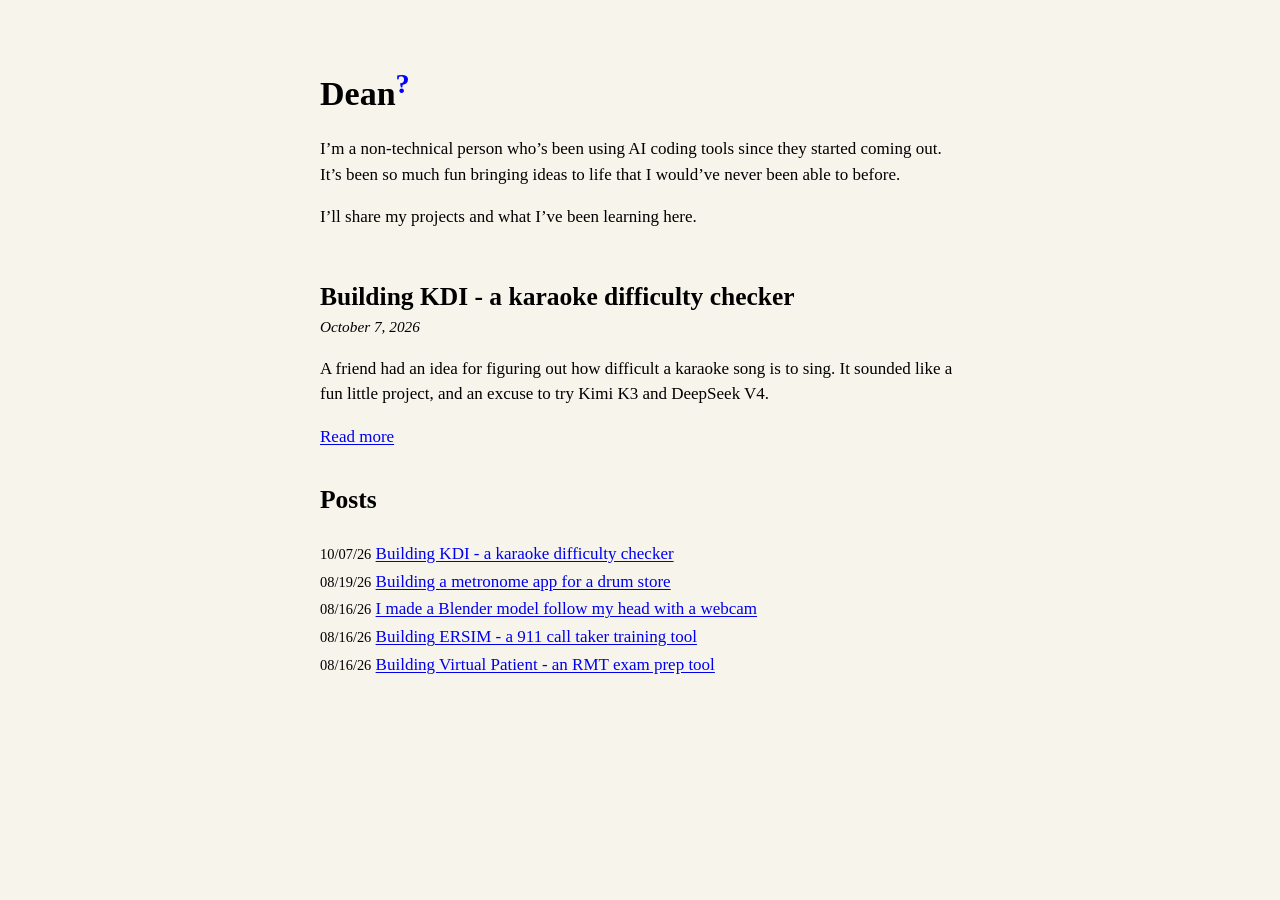
<file: index.html>
<!DOCTYPE html>
<html lang="en">
<head>
  <meta charset="utf-8">
  <meta name="viewport" content="width=device-width, initial-scale=1">
  <title>Dean</title>
  <meta name="description" content="Projects and notes from a non-technical builder using AI tools.">
  <link rel="stylesheet" href="style.css">
</head>
<body>
  <main>
    <h1 class="site-title">Dean<a href="about/" aria-label="About Dean" title="find out more about me"><sup>?</sup></a></h1>

    <p>I’m a non-technical person who’s been using AI coding tools since they
    started coming out. It’s been so much fun bringing ideas to life that I
    would’ve never been able to before.</p>
    <p>I’ll share my projects and what I’ve been learning here.</p>

    <article class="featured-post">
      <h2>Building KDI - a karaoke difficulty checker</h2>
      <p class="publication-date"><time datetime="2026-10-07">October 7, 2026</time></p>
      <p>A friend had an idea for figuring out how difficult a karaoke song is
      to sing. It sounded like a fun little project, and an excuse to try
      Kimi K3 and DeepSeek V4.</p>
      <p><a href="writing/building-kdi/">Read more</a></p>
    </article>

    <h2>Posts</h2>
    <div class="post-index">
      <p><time datetime="2026-10-07">10/07/26</time> <a href="writing/building-kdi/">Building KDI - a karaoke difficulty checker</a></p>
      <p><time datetime="2026-08-19">08/19/26</time> <a href="writing/building-metronome-app/">Building a metronome app for a drum store</a></p>
      <p><time datetime="2026-08-16">08/16/26</time> <a href="writing/webcam-blender-mocap/">I made a Blender model follow my head with a webcam</a></p>
      <p><time datetime="2026-08-16">08/16/26</time> <a href="writing/building-ersim/">Building ERSIM - a 911 call taker training tool</a></p>
      <p><time datetime="2026-08-16">08/16/26</time> <a href="writing/building-virtual-patient/">Building Virtual Patient - an RMT exam prep tool</a></p>
    </div>
  </main>
</body>
</html>
</file>
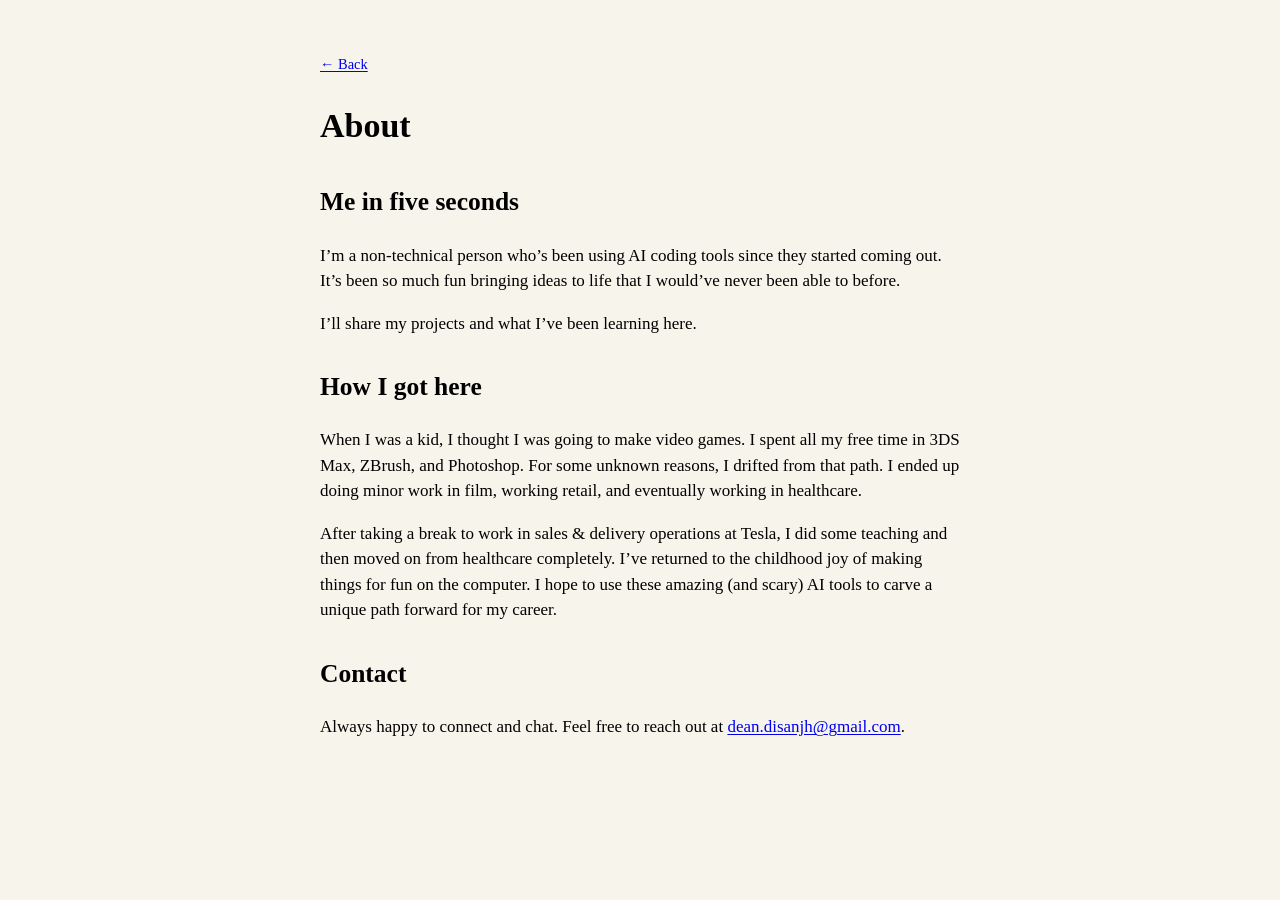
<file: about/index.html>
<!DOCTYPE html>
<html lang="en">
<head>
  <meta charset="utf-8">
  <meta name="viewport" content="width=device-width, initial-scale=1">
  <title>About — Dean</title>
  <meta name="description" content="About Dean, a non-technical builder using AI coding tools to bring ideas to life.">
  <link rel="stylesheet" href="../style.css">
</head>
<body>
  <main>
    <p class="back-link"><a href="../">← Back</a></p>

    <h1>About</h1>
    <h2>Me in five seconds</h2>
    <p>I’m a non-technical person who’s been using AI coding tools since they
    started coming out. It’s been so much fun bringing ideas to life that I
    would’ve never been able to before.</p>
    <p>I’ll share my projects and what I’ve been learning here.</p>
    <h2>How I got here</h2>
    <p>When I was a kid, I thought I was going to make video games. I
    spent all my free time in 3DS Max, ZBrush, and Photoshop. For some unknown
    reasons, I drifted from that path. I ended up doing minor work in film,
    working retail, and eventually working in healthcare.</p>
    <p>After taking a break to work in sales &amp; delivery operations at Tesla,
    I did some teaching and then moved on from healthcare completely. I’ve
    returned to the childhood joy of making things for fun on the computer. I
    hope to use these amazing (and scary) AI tools to carve a unique path
    forward for my career.</p>
    <h2>Contact</h2>
    <p>Always happy to connect and chat. Feel free to reach out at <a href="mailto:dean.disanjh@gmail.com">dean.disanjh@gmail.com</a>.</p>
  </main>
</body>
</html>
</file>
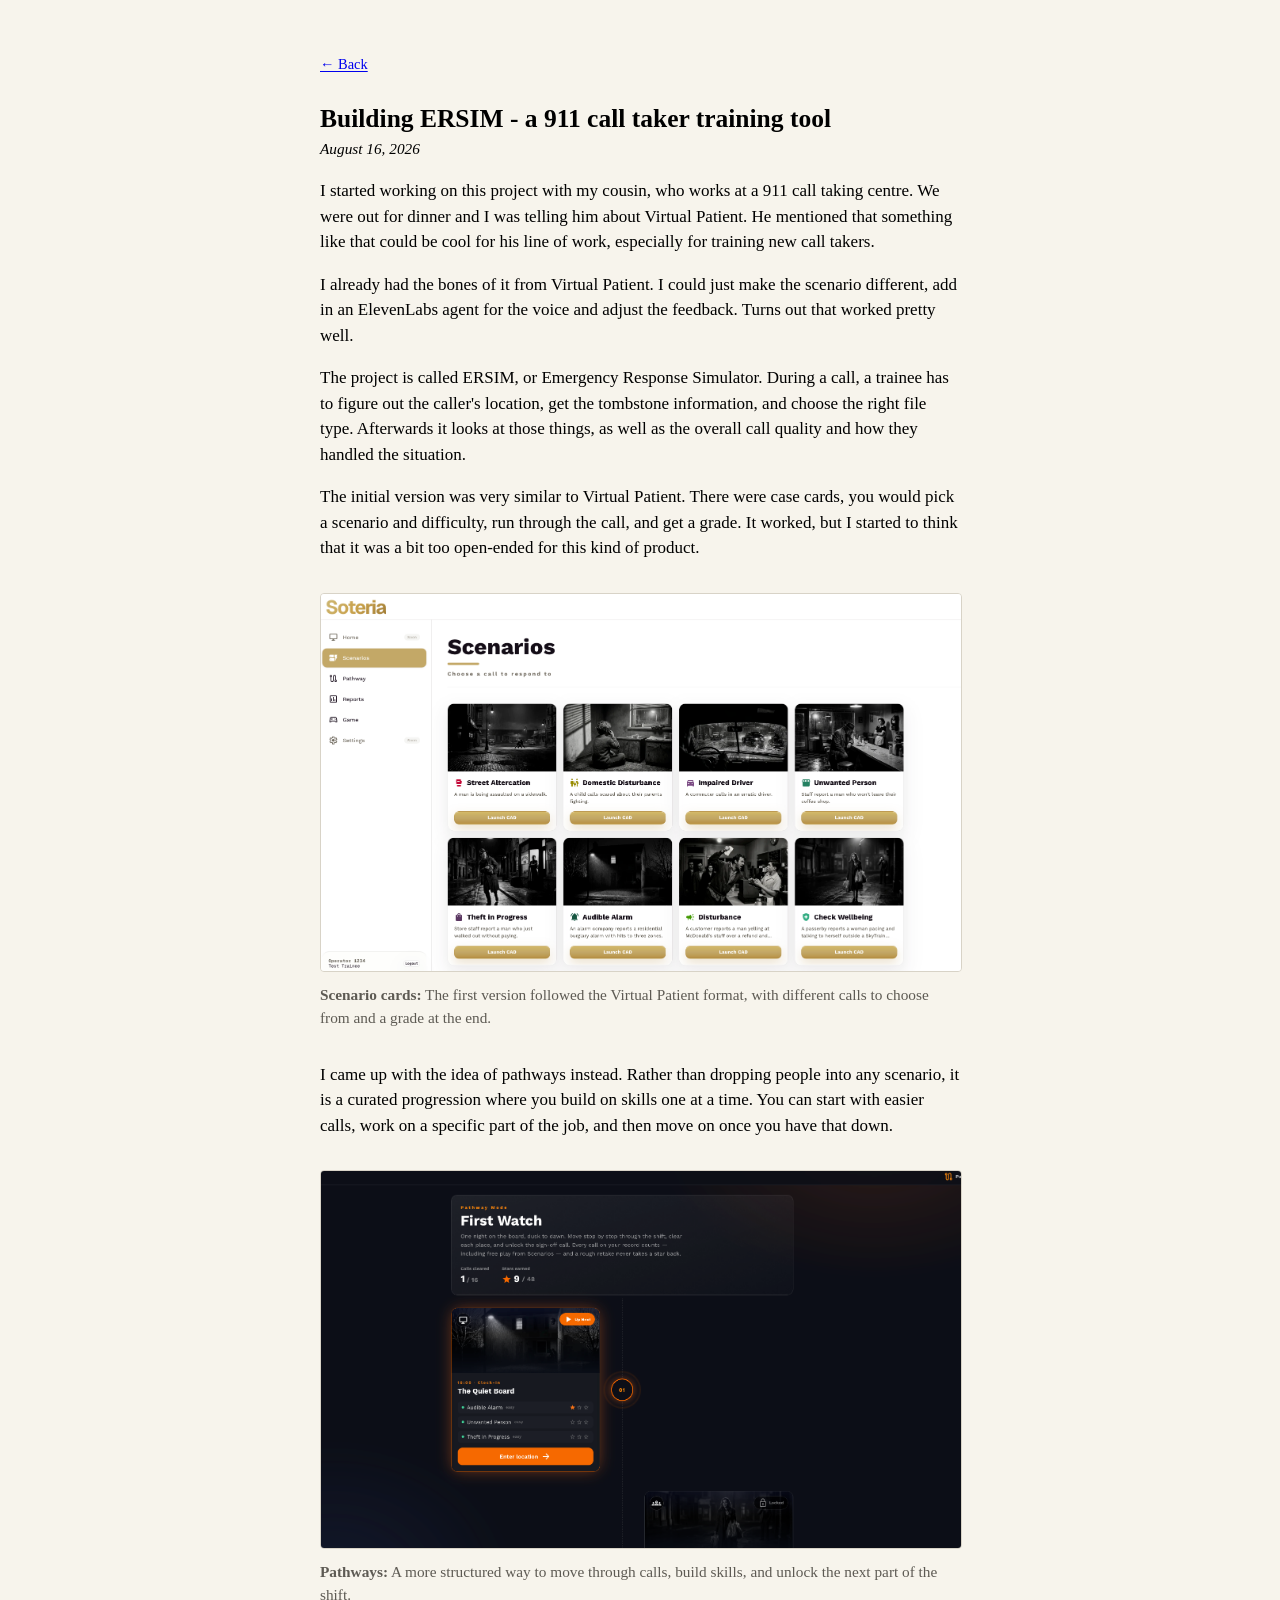
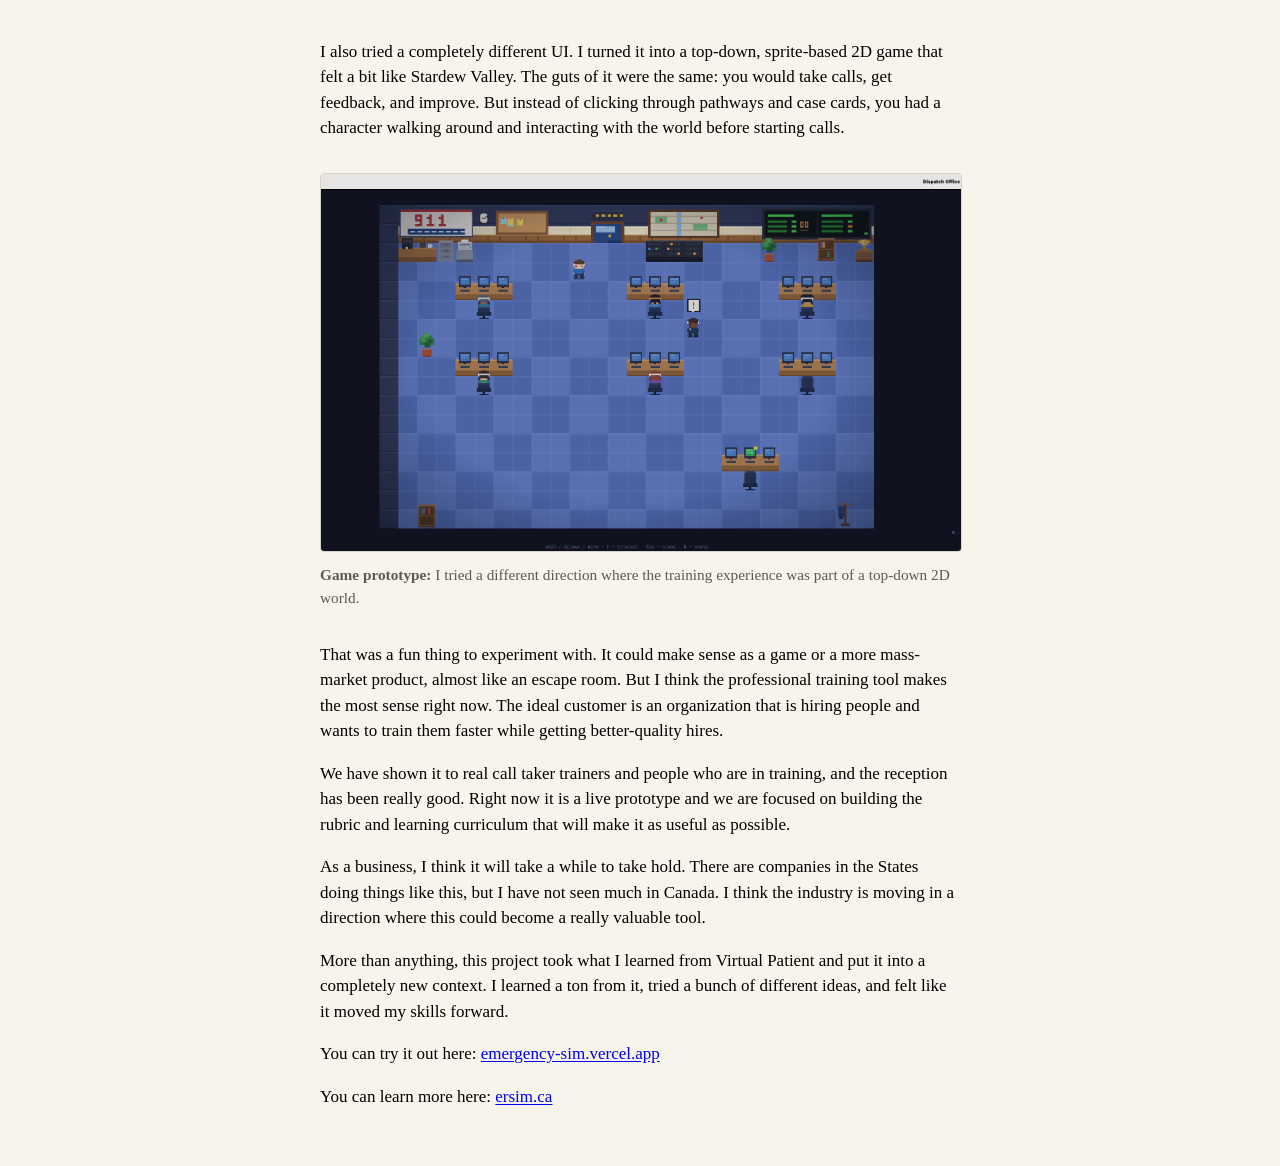
<file: writing/building-ersim/index.html>
<!DOCTYPE html>
<html lang="en">
<head>
  <meta charset="utf-8">
  <meta name="viewport" content="width=device-width, initial-scale=1">
  <title>Building ERSIM - a 911 call taker training tool - Dean</title>
  <meta name="description" content="How a dinner conversation turned the Virtual Patient idea into a 911 call taker training simulator.">
  <link rel="stylesheet" href="../../style.css">
</head>
<body>
  <main>
    <p class="back-link"><a href="../../">← Back</a></p>

    <article>
      <h1>Building ERSIM - a 911 call taker training tool</h1>
      <p class="publication-date"><time datetime="2026-08-16">August 16, 2026</time></p>

      <p>I started working on this project with my cousin, who works at a 911
      call taking centre. We were out for dinner and I was telling him
      about Virtual Patient. He mentioned that something like that could be
      cool for his line of work, especially for training new call takers.</p>

      <p>I already had the bones of it from Virtual Patient. I could just make
      the scenario different, add in an ElevenLabs agent for the voice and
      adjust the feedback. Turns out that worked pretty well.</p>

      <p>The project is called ERSIM, or Emergency Response Simulator. During
      a call, a trainee has to figure out the caller's location, get the
      tombstone information, and choose the right file type. Afterwards it
      looks at those things, as well as the overall call quality and how they
      handled the situation.</p>

      <p>The initial version was very similar to Virtual Patient. There were
      case cards, you would pick a scenario and difficulty, run through the
      call, and get a grade. It worked, but I started to think that it was a
      bit too open-ended for this kind of product.</p>

      <figure class="article-figure">
        <button class="lightbox-trigger" type="button" data-lightbox-caption="Scenario cards" aria-haspopup="dialog">
          <img src="images/scenario-cards.png" width="1615" height="951" alt="ERSIM's scenario screen showing eight simulated emergency-call cards with launch buttons">
        </button>
        <figcaption><strong>Scenario cards:</strong> The first version followed the Virtual Patient format, with different calls to choose from and a grade at the end.</figcaption>
      </figure>

      <p>I came up with the idea of pathways instead. Rather than dropping
      people into any scenario, it is a curated progression where you build on
      skills one at a time. You can start with easier calls, work on a specific
      part of the job, and then move on once you have that down.</p>

      <figure class="article-figure">
        <button class="lightbox-trigger" type="button" data-lightbox-caption="Pathways" aria-haspopup="dialog">
          <img src="images/pathways.png" width="1615" height="951" alt="ERSIM's pathway interface, showing the First Watch progression and its first training call">
        </button>
        <figcaption><strong>Pathways:</strong> A more structured way to move through calls, build skills, and unlock the next part of the shift.</figcaption>
      </figure>

      <p>I also tried a completely different UI. I turned it into a top-down,
      sprite-based 2D game that felt a bit like Stardew Valley. The guts of it
      were the same: you would take calls, get feedback, and improve. But
      instead of clicking through pathways and case cards, you had a character
      walking around and interacting with the world before starting calls.</p>

      <figure class="article-figure">
        <button class="lightbox-trigger" type="button" data-lightbox-caption="Game prototype" aria-haspopup="dialog">
          <img src="images/game-prototype.png" width="1615" height="951" alt="ERSIM's game prototype, showing a top-down pixel-art 911 dispatch office with an interactive character">
        </button>
        <figcaption><strong>Game prototype:</strong> I tried a different direction where the training experience was part of a top-down 2D world.</figcaption>
      </figure>

      <p>That was a fun thing to experiment with. It could make sense as a
      game or a more mass-market product, almost like an escape room. But I
      think the professional training tool makes the most sense right now. The
      ideal customer is an organization that is hiring people and wants to
      train them faster while getting better-quality hires.</p>

      <p>We have shown it to real call taker trainers and people who are in
      training, and the reception has been really good. Right now it is a live
      prototype and we are focused on building the rubric and learning
      curriculum that will make it as useful as possible.</p>

      <p>As a business, I think it will take a while to take hold. There are
      companies in the States doing things like this, but I have not seen much
      in Canada. I think the industry is moving in a direction where this could
      become a really valuable tool.</p>

      <p>More than anything, this project took what I learned from Virtual
      Patient and put it into a completely new context. I learned a ton from
      it, tried a bunch of different ideas, and felt like it moved my skills
      forward.</p>

      <p>You can try it out here: <a href="https://emergency-sim.vercel.app/">emergency-sim.vercel.app</a></p>

      <p>You can learn more here: <a href="https://ersim.ca">ersim.ca</a></p>
    </article>

    <dialog class="image-lightbox" id="image-lightbox" aria-labelledby="lightbox-caption">
      <button class="image-lightbox-close" type="button" aria-label="Close image viewer">×</button>
      <img id="lightbox-image" alt="">
      <p id="lightbox-caption"></p>
    </dialog>
  </main>

  <script>
    const lightbox = document.querySelector("#image-lightbox");
    const lightboxImage = document.querySelector("#lightbox-image");
    const lightboxCaption = document.querySelector("#lightbox-caption");
    const closeButton = document.querySelector(".image-lightbox-close");
    let lastTrigger;

    document.querySelectorAll(".lightbox-trigger").forEach((trigger) => {
      trigger.addEventListener("click", () => {
        const image = trigger.querySelector("img");
        lastTrigger = trigger;
        lightboxImage.src = image.src;
        lightboxImage.alt = image.alt;
        lightboxCaption.textContent = trigger.dataset.lightboxCaption;
        lightbox.showModal();
      });
    });

    closeButton.addEventListener("click", () => lightbox.close());

    lightbox.addEventListener("click", (event) => {
      if (event.target === lightbox) {
        lightbox.close();
      }
    });

    lightbox.addEventListener("close", () => {
      lightboxImage.removeAttribute("src");
      lightboxImage.alt = "";
      lightboxCaption.textContent = "";
      lastTrigger?.focus();
    });
  </script>
</body>
</html>
</file>
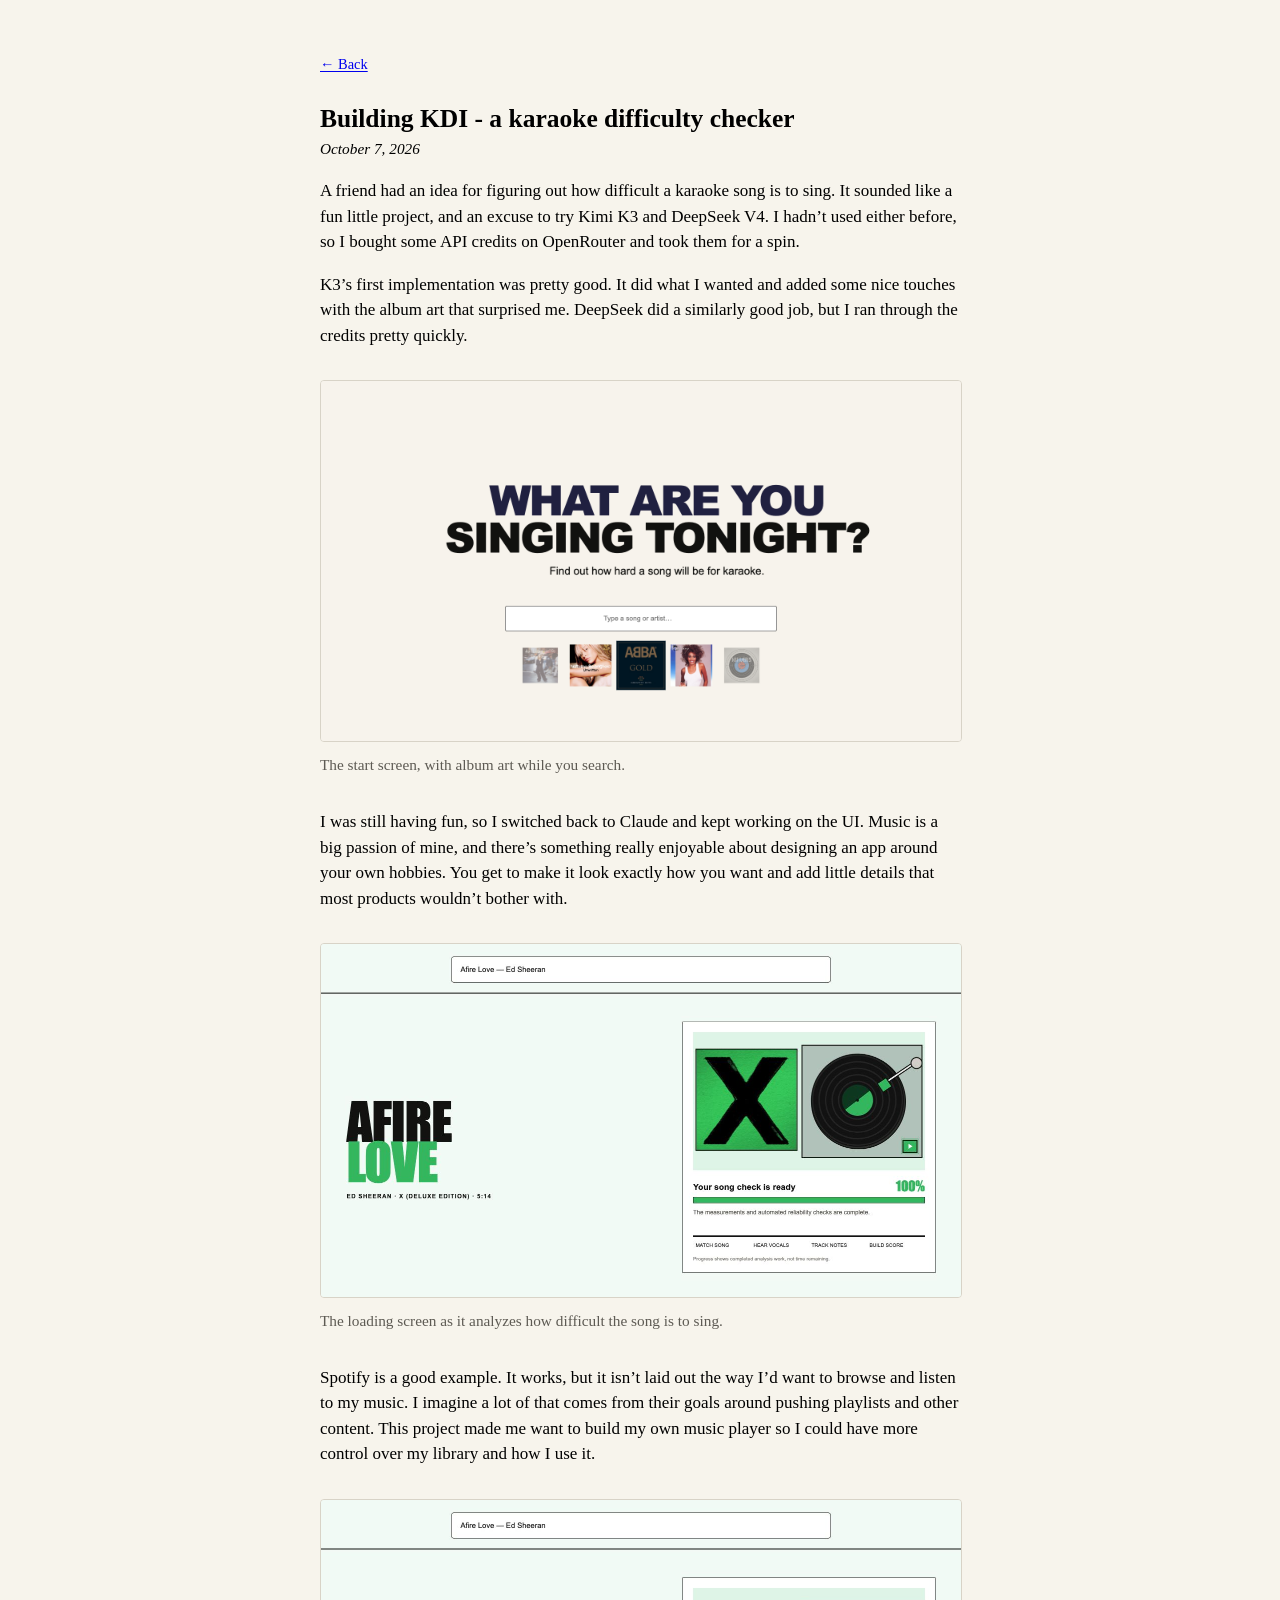
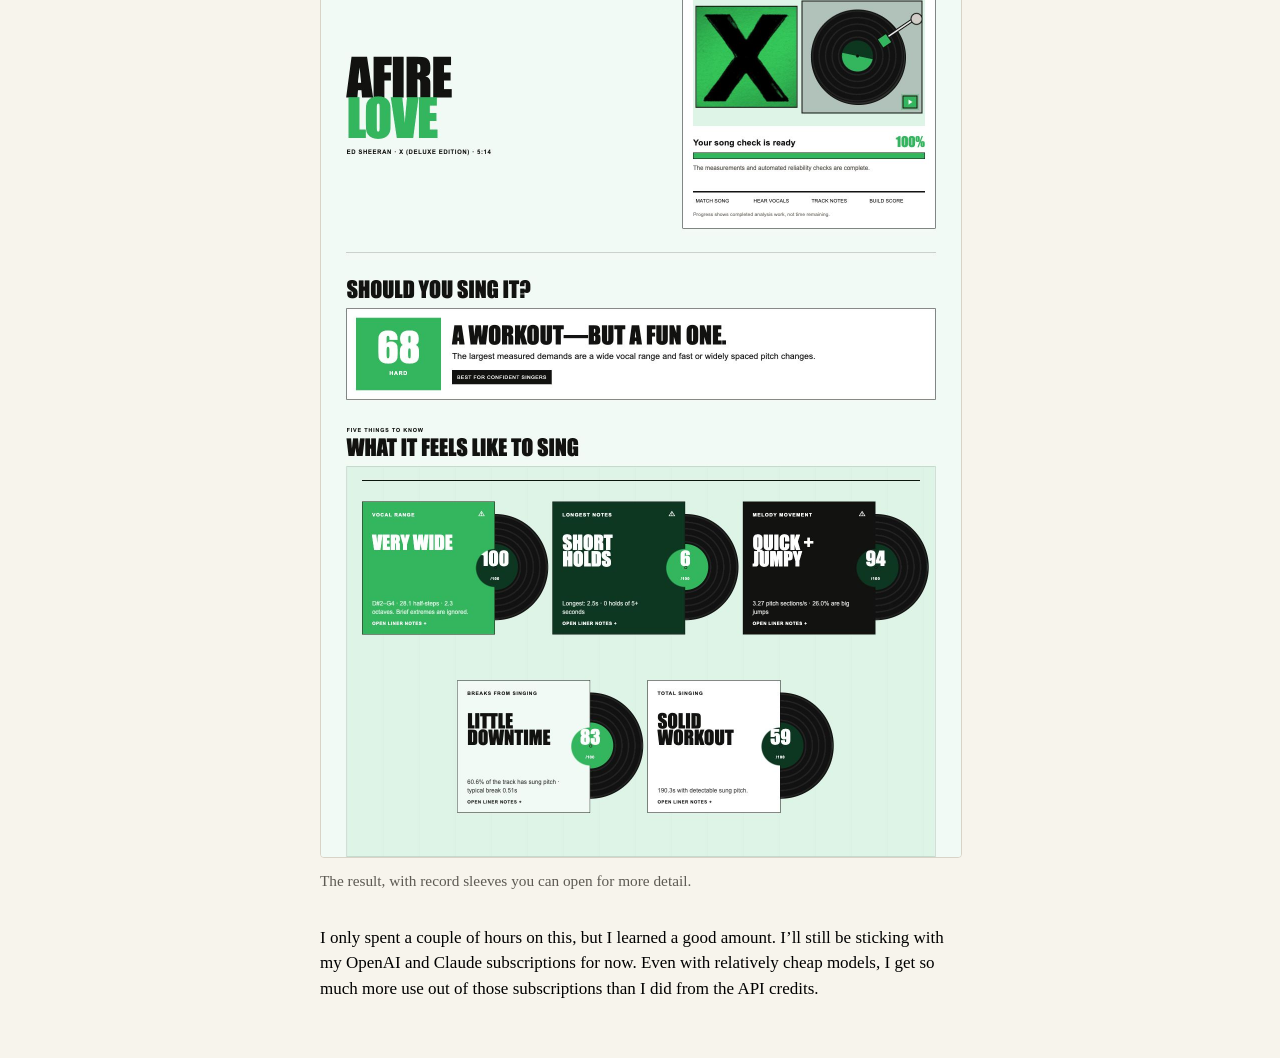
<file: writing/building-kdi/index.html>
<!DOCTYPE html>
<html lang="en">
<head>
  <meta charset="utf-8">
  <meta name="viewport" content="width=device-width, initial-scale=1">
  <title>Building KDI - a karaoke difficulty checker - Dean</title>
  <meta name="description" content="Building a karaoke difficulty checker with Kimi K3, DeepSeek V4, and Claude, and having fun designing an app around music.">
  <link rel="stylesheet" href="../../style.css">
</head>
<body>
  <main>
    <p class="back-link"><a href="../../">← Back</a></p>

    <article>
      <h1>Building KDI - a karaoke difficulty checker</h1>
      <p class="publication-date"><time datetime="2026-10-07">October 7, 2026</time></p>

      <p>A friend had an idea for figuring out how difficult a karaoke song is to sing. It sounded like a fun little project, and an excuse to try Kimi K3 and DeepSeek V4. I hadn’t used either before, so I bought some API credits on OpenRouter and took them for a spin.</p>

      <p>K3’s first implementation was pretty good. It did what I wanted and added some nice touches with the album art that surprised me. DeepSeek did a similarly good job, but I ran through the credits pretty quickly.</p>

      <figure class="article-figure">
        <button class="lightbox-trigger" type="button" data-lightbox-caption="Start screen" aria-haspopup="dialog">
          <img src="images/kdi-landing.png" width="1600" height="900" alt="KDI start screen asking what are you singing tonight with a search box and album art carousel">
        </button>
        <figcaption>The start screen, with album art while you search.</figcaption>
      </figure>

      <p>I was still having fun, so I switched back to Claude and kept working on the UI. Music is a big passion of mine, and there’s something really enjoyable about designing an app around your own hobbies. You get to make it look exactly how you want and add little details that most products wouldn’t bother with.</p>

      <figure class="article-figure">
        <button class="lightbox-trigger" type="button" data-lightbox-caption="Afire Love by Ed Sheeran" aria-haspopup="dialog">
          <img src="images/kdi-analysis.jpg" width="1280" height="705" alt="Afire Love by Ed Sheeran with the green Multiply album artwork and turntable in KDI">
        </button>
        <figcaption>The loading screen as it analyzes how difficult the song is to sing.</figcaption>
      </figure>

      <p>Spotify is a good example. It works, but it isn’t laid out the way I’d want to browse and listen to my music. I imagine a lot of that comes from their goals around pushing playlists and other content. This project made me want to build my own music player so I could have more control over my library and how I use it.</p>

      <figure class="article-figure">
        <button class="lightbox-trigger" type="button" data-lightbox-caption="Result view" aria-haspopup="dialog">
          <img src="images/kdi-result.jpg" width="1280" height="1914" alt="Afire Love by Ed Sheeran with a difficulty score of 68 and five record sleeves showing the singing demands">
        </button>
        <figcaption>The result, with record sleeves you can open for more detail.</figcaption>
      </figure>

      <p>I only spent a couple of hours on this, but I learned a good amount. I’ll still be sticking with my OpenAI and Claude subscriptions for now. Even with relatively cheap models, I get so much more use out of those subscriptions than I did from the API credits.</p>
    </article>

    <dialog class="image-lightbox" id="image-lightbox" aria-labelledby="lightbox-caption">
      <button class="image-lightbox-close" type="button" aria-label="Close image viewer">×</button>
      <img id="lightbox-image" alt="">
      <p id="lightbox-caption"></p>
    </dialog>
  </main>

  <script>
    const lightbox = document.querySelector("#image-lightbox");
    const lightboxImage = document.querySelector("#lightbox-image");
    const lightboxCaption = document.querySelector("#lightbox-caption");
    const closeButton = document.querySelector(".image-lightbox-close");
    let lastTrigger;

    document.querySelectorAll(".lightbox-trigger").forEach((trigger) => {
      trigger.addEventListener("click", () => {
        const image = trigger.querySelector("img");
        lastTrigger = trigger;
        lightboxImage.src = image.src;
        lightboxImage.alt = image.alt;
        lightboxCaption.textContent = trigger.dataset.lightboxCaption;
        lightbox.showModal();
      });
    });

    closeButton.addEventListener("click", () => lightbox.close());

    lightbox.addEventListener("click", (event) => {
      if (event.target === lightbox) {
        lightbox.close();
      }
    });

    lightbox.addEventListener("close", () => {
      lightboxImage.removeAttribute("src");
      lightboxImage.alt = "";
      lightboxCaption.textContent = "";
      lastTrigger?.focus();
    });
  </script>
</body>
</html>
</file>
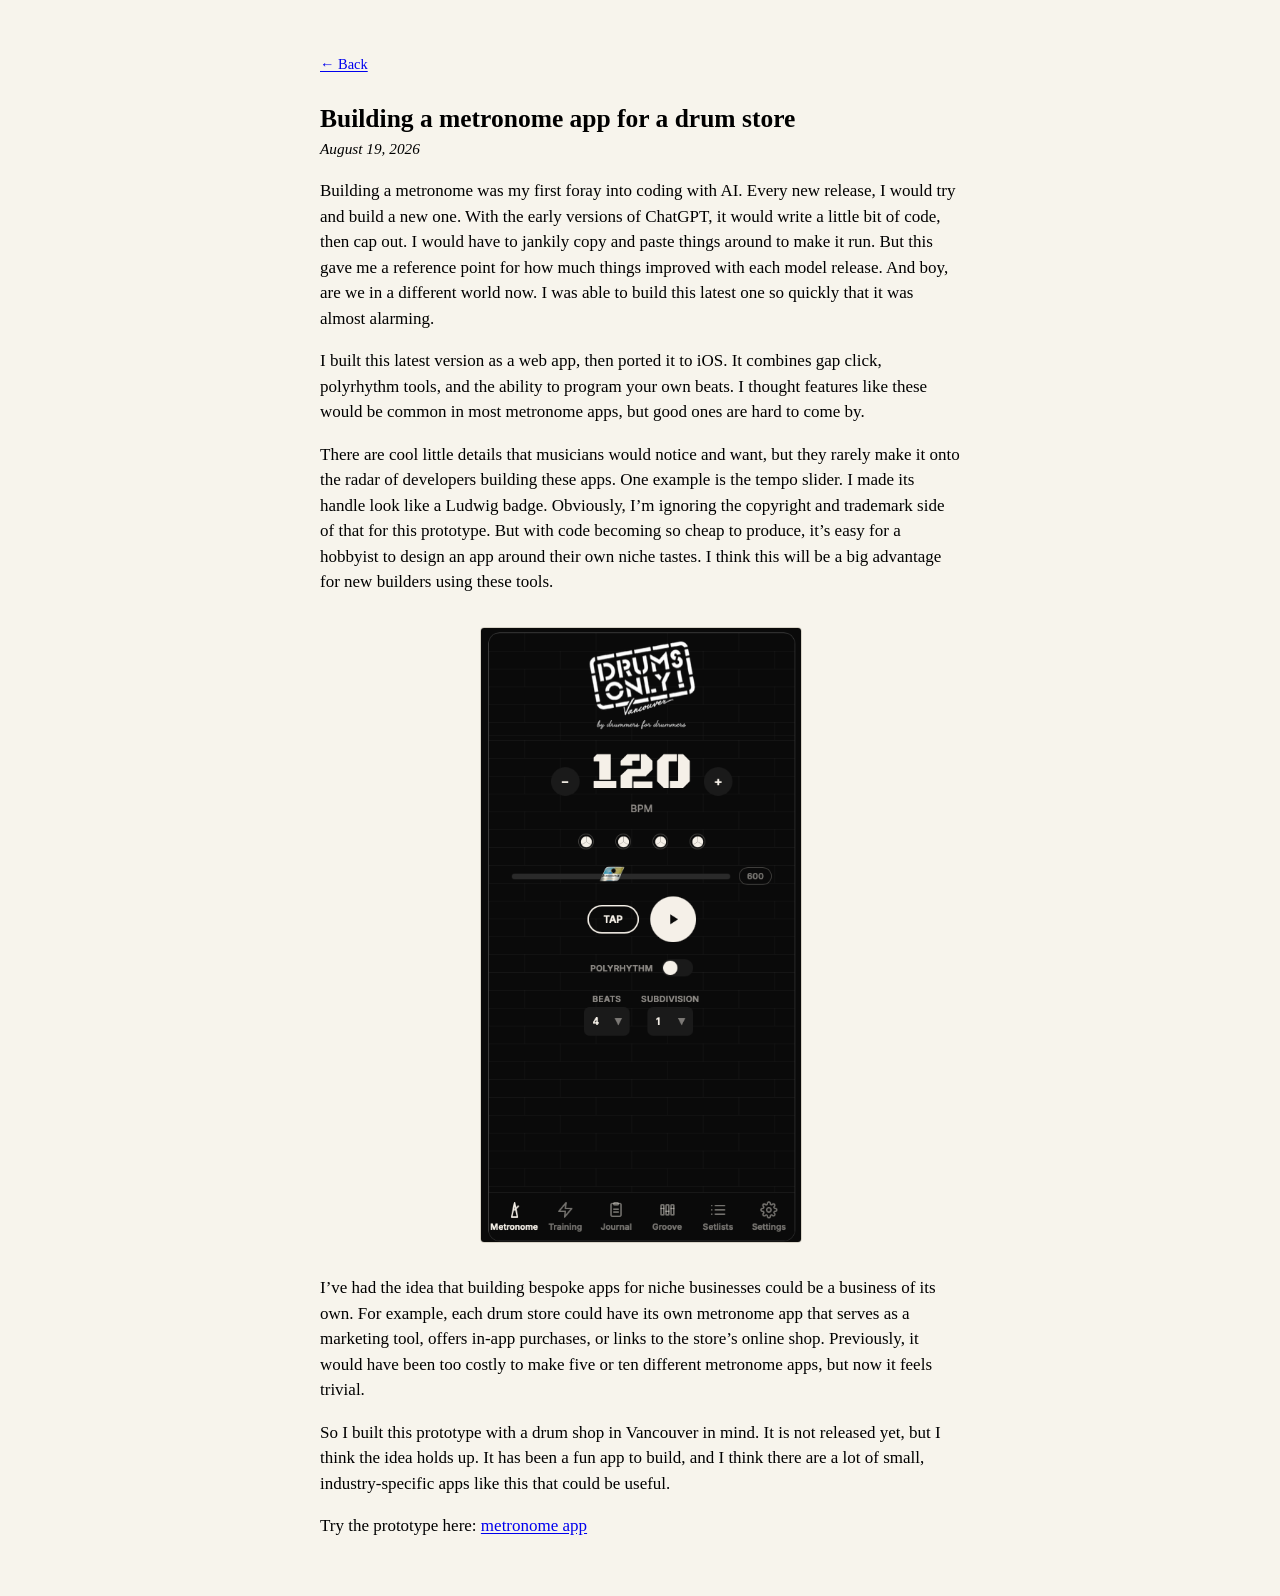
<file: writing/building-metronome-app/index.html>
<!DOCTYPE html>
<html lang="en">
<head>
  <meta charset="utf-8">
  <meta name="viewport" content="width=device-width, initial-scale=1">
  <title>Building a metronome app for a drum store - Dean</title>
  <meta name="description" content="How building metronome apps with AI led to a prototype for a Vancouver drum store.">
  <link rel="stylesheet" href="../../style.css?v=2">
</head>
<body>
  <main>
    <p class="back-link"><a href="../../">← Back</a></p>

    <article>
      <h1>Building a metronome app for a drum store</h1>
      <p class="publication-date"><time datetime="2026-08-19">August 19, 2026</time></p>

      <p>Building a metronome was my first foray into coding with AI. Every new
      release, I would try and build a new one. With the early versions of
      ChatGPT, it would write a little bit of code, then cap out. I would have
      to jankily copy and paste things around to make it run. But this gave me
      a reference point for how much things improved with each model release.
      And boy, are we in a different world now. I was able to build this latest
      one so quickly that it was almost alarming.</p>

      <p>I built this latest version as a web app, then ported it to iOS. It
      combines gap click, polyrhythm tools, and the ability to program your own
      beats. I thought features like these would be common in most metronome
      apps, but good ones are hard to come by.</p>

      <p>There are cool little details that musicians would notice and want, but
      they rarely make it onto the radar of developers building these apps. One
      example is the tempo slider. I made its handle look like a Ludwig badge.
      Obviously, I’m ignoring the copyright and trademark side of that for this
      prototype. But with code becoming so cheap to produce, it’s easy for a
      hobbyist to design an app around their own niche tastes. I think this will
      be a big advantage for new builders using these tools.</p>

      <figure class="article-figure article-figure--portrait">
        <img class="article-image" src="images/metronome-prototype.png" width="448" height="860" alt="The Drums Only metronome prototype showing 120 BPM, tempo controls, a Ludwig badge on the slider, polyrhythm settings, and bottom navigation">
      </figure>

      <p>I’ve had the idea that building bespoke apps for niche businesses could
      be a business of its own. For example, each drum store could have its own
      metronome app that serves as a marketing tool, offers in-app purchases,
      or links to the store’s online shop. Previously, it would have been too
      costly to make five or ten different metronome apps, but now it feels
      trivial.</p>

      <p>So I built this prototype with a drum shop in Vancouver in mind.
      It is not released yet, but I think the idea holds up. It has been a fun
      app to build, and I think there are a lot of small, industry-specific apps
      like this that could be useful.</p>

      <p>Try the prototype here: <a href="https://its0ver3.github.io/metronome-app/">metronome app</a></p>
    </article>
  </main>
</body>
</html>
</file>
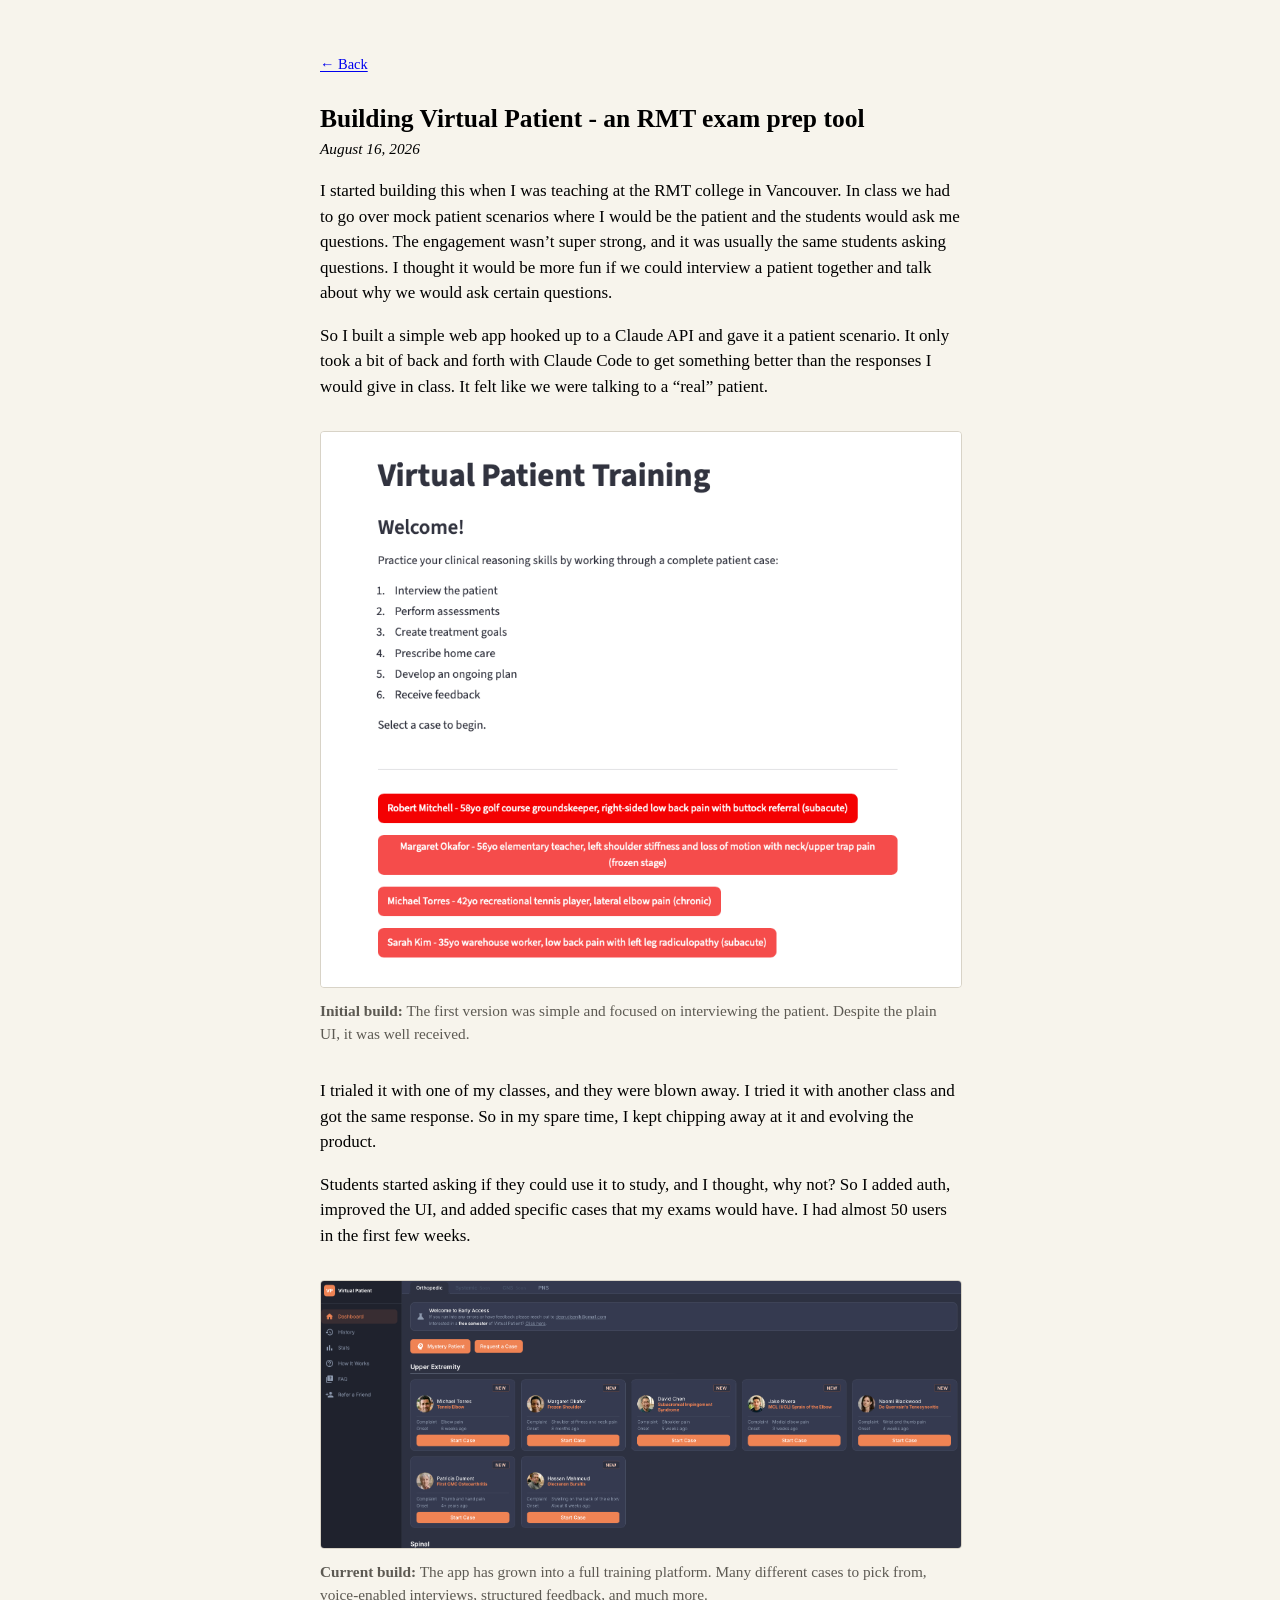
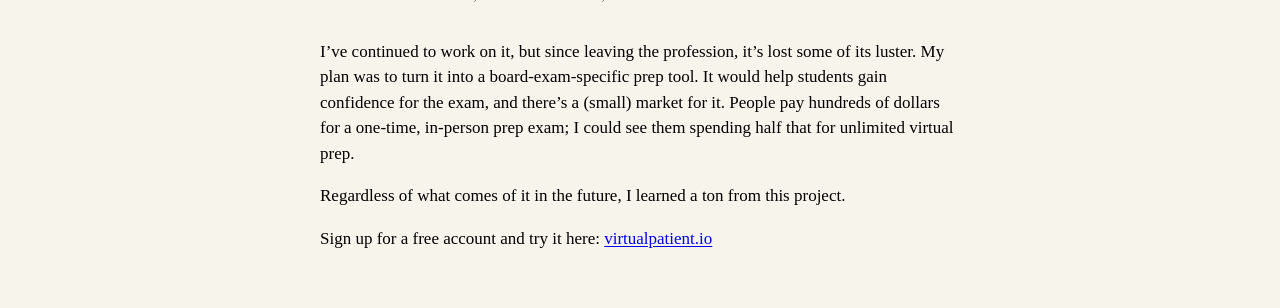
<file: writing/building-virtual-patient/index.html>
<!DOCTYPE html>
<html lang="en">
<head>
  <meta charset="utf-8">
  <meta name="viewport" content="width=device-width, initial-scale=1">
  <title>Building Virtual Patient - an RMT exam prep tool - Dean</title>
  <meta name="description" content="How Virtual Patient grew from a classroom experiment into an AI-powered RMT exam prep tool.">
  <link rel="stylesheet" href="../../style.css">
</head>
<body>
  <main>
    <p class="back-link"><a href="../../">← Back</a></p>

    <article>
      <h1>Building Virtual Patient - an RMT exam prep tool</h1>
      <p class="publication-date"><time datetime="2026-08-16">August 16, 2026</time></p>

      <p>I started building this when I was teaching at the RMT college in
      Vancouver. In class we had to go over mock patient scenarios where I
      would be the patient and the students would ask me questions. The
      engagement wasn’t super strong, and it was usually the same students
      asking questions. I thought it would be more fun if we could interview a
      patient together and talk about why we would ask certain questions.</p>

      <p>So I built a simple web app hooked up to a Claude API and gave it a
      patient scenario. It only took a bit of back and forth with Claude Code
      to get something better than the responses I would give in class. It felt
      like we were talking to a “real” patient.</p>

      <figure class="article-figure">
        <button class="lightbox-trigger" type="button" data-lightbox-caption="Initial build" aria-haspopup="dialog">
          <img src="images/initial-build.png" width="867" height="752" alt="The initial Virtual Patient build, showing a simple welcome page with a six-step training outline and four patient case buttons">
        </button>
        <figcaption><strong>Initial build:</strong> The first version was simple and focused on interviewing the patient. Despite the plain UI, it was well received.</figcaption>
      </figure>

      <p>I trialed it with one of my classes, and they were blown away. I tried
      it with another class and got the same response. So in my spare time, I
      kept chipping away at it and evolving the product.</p>

      <p>Students started asking if they could use it to study, and I thought,
      why not? So I added auth, improved the UI, and added specific cases that
      my exams would have. I had almost 50 users in the first few weeks.</p>

      <figure class="article-figure">
        <button class="lightbox-trigger" type="button" data-lightbox-caption="Current build" aria-haspopup="dialog">
          <img src="images/current-build.png" width="1805" height="752" alt="The current Virtual Patient dashboard, showing navigation, specialty tabs, patient cards, and controls for mystery and requested cases">
        </button>
        <figcaption><strong>Current build:</strong> The app has grown into a full training platform. Many different cases to pick from, voice-enabled interviews, structured feedback, and much more.</figcaption>
      </figure>

      <p>I’ve continued to work on it, but since leaving the profession, it’s
      lost some of its luster. My plan was to turn it into a board-exam-specific
      prep tool. It would help students gain confidence for the exam, and
      there’s a (small) market for it. People pay hundreds of dollars for a
      one-time, in-person prep exam; I could see them spending half that for
      unlimited virtual prep.</p>

      <p>Regardless of what comes of it in the future, I learned a ton from this
      project.</p>

      <p>Sign up for a free account and try it here: <a href="https://virtualpatient.io">virtualpatient.io</a></p>
    </article>

    <dialog class="image-lightbox" id="image-lightbox" aria-labelledby="lightbox-caption">
      <button class="image-lightbox-close" type="button" aria-label="Close image viewer">×</button>
      <img id="lightbox-image" alt="">
      <p id="lightbox-caption"></p>
    </dialog>
  </main>

  <script>
    const lightbox = document.querySelector("#image-lightbox");
    const lightboxImage = document.querySelector("#lightbox-image");
    const lightboxCaption = document.querySelector("#lightbox-caption");
    const closeButton = document.querySelector(".image-lightbox-close");
    let lastTrigger;

    document.querySelectorAll(".lightbox-trigger").forEach((trigger) => {
      trigger.addEventListener("click", () => {
        const image = trigger.querySelector("img");
        lastTrigger = trigger;
        lightboxImage.src = image.src;
        lightboxImage.alt = image.alt;
        lightboxCaption.textContent = trigger.dataset.lightboxCaption;
        lightbox.showModal();
      });
    });

    closeButton.addEventListener("click", () => lightbox.close());

    lightbox.addEventListener("click", (event) => {
      if (event.target === lightbox) {
        lightbox.close();
      }
    });

    lightbox.addEventListener("close", () => {
      lightboxImage.removeAttribute("src");
      lightboxImage.alt = "";
      lightboxCaption.textContent = "";
      lastTrigger?.focus();
    });
  </script>
</body>
</html>
</file>
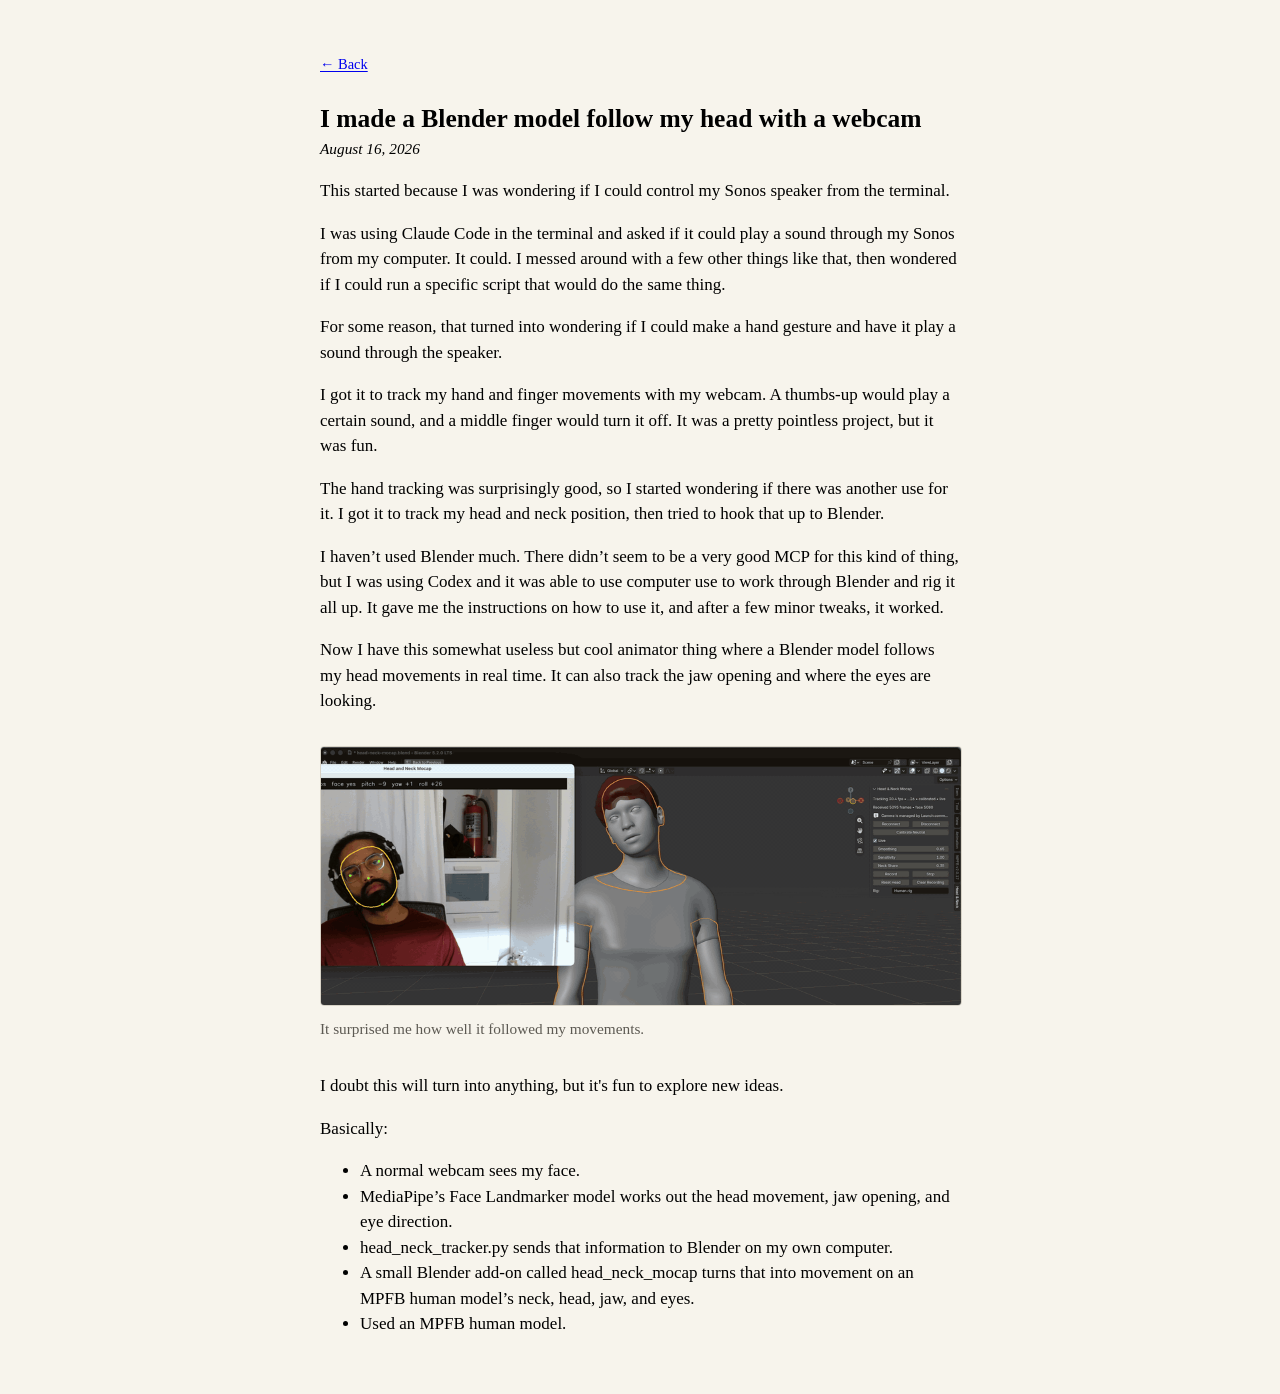
<file: writing/webcam-blender-mocap/index.html>
<!DOCTYPE html>
<html lang="en">
<head>
  <meta charset="utf-8">
  <meta name="viewport" content="width=device-width, initial-scale=1">
  <title>I made a Blender model follow my head with a webcam - Dean</title>
  <meta name="description" content="How I made a webcam tracker that animates a Blender model in real time.">
  <link rel="stylesheet" href="../../style.css">
</head>
<body>
  <main>
    <p class="back-link"><a href="../../">← Back</a></p>

    <article>
      <h1>I made a Blender model follow my head with a webcam</h1>
      <p class="publication-date"><time datetime="2026-08-16">August 16, 2026</time></p>

      <p>This started because I was wondering if I could control my Sonos speaker from the terminal.</p>

      <p>I was using Claude Code in the terminal and asked if it could play a sound through my Sonos from my computer. It could. I messed around with a few other things like that, then wondered if I could run a specific script that would do the same thing.</p>

      <p>For some reason, that turned into wondering if I could make a hand gesture and have it play a sound through the speaker.</p>

      <p>I got it to track my hand and finger movements with my webcam. A thumbs-up would play a certain sound, and a middle finger would turn it off. It was a pretty pointless project, but it was fun.</p>

      <p>The hand tracking was surprisingly good, so I started wondering if there was another use for it. I got it to track my head and neck position, then tried to hook that up to Blender.</p>

      <p>I haven’t used Blender much. There didn’t seem to be a very good MCP for this kind of thing, but I was using Codex and it was able to use computer use to work through Blender and rig it all up. It gave me the instructions on how to use it, and after a few minor tweaks, it worked.</p>

      <p>Now I have this somewhat useless but cool animator thing where a Blender model follows my head movements in real time. It can also track the jaw opening and where the eyes are looking.</p>

      <figure class="article-figure">
        <button class="lightbox-trigger" type="button" data-lightbox-caption="It surprised me how well it followed my movements." aria-haspopup="dialog">
          <img src="images/head-tracking-demo.gif" width="960" height="388" alt="A webcam tracker follows a person's face on the left while a Blender character on the right copies their head movement" loading="lazy">
        </button>
        <figcaption>It surprised me how well it followed my movements.</figcaption>
      </figure>

      <p>I doubt this will turn into anything, but it's fun to explore new ideas.</p>

      <p>Basically:</p>

      <ul>
        <li>A normal webcam sees my face.</li>
        <li>MediaPipe’s Face Landmarker model works out the head movement, jaw opening, and eye direction.</li>
        <li>head_neck_tracker.py sends that information to Blender on my own computer.</li>
        <li>A small Blender add-on called head_neck_mocap turns that into movement on an MPFB human model’s neck, head, jaw, and eyes.</li>
        <li>Used an MPFB human model.</li>
      </ul>
    </article>

    <dialog class="image-lightbox" id="image-lightbox" aria-labelledby="lightbox-caption">
      <button class="image-lightbox-close" type="button" aria-label="Close image viewer">×</button>
      <img id="lightbox-image" alt="">
      <p id="lightbox-caption"></p>
    </dialog>
  </main>

  <script>
    const lightbox = document.querySelector("#image-lightbox");
    const lightboxImage = document.querySelector("#lightbox-image");
    const lightboxCaption = document.querySelector("#lightbox-caption");
    const closeButton = document.querySelector(".image-lightbox-close");
    let lastTrigger;

    document.querySelectorAll(".lightbox-trigger").forEach((trigger) => {
      trigger.addEventListener("click", () => {
        const image = trigger.querySelector("img");
        lastTrigger = trigger;
        lightboxImage.src = image.src;
        lightboxImage.alt = image.alt;
        lightboxCaption.textContent = trigger.dataset.lightboxCaption;
        lightbox.showModal();
      });
    });

    closeButton.addEventListener("click", () => lightbox.close());

    lightbox.addEventListener("click", (event) => {
      if (event.target === lightbox) {
        lightbox.close();
      }
    });

    lightbox.addEventListener("close", () => {
      lightboxImage.removeAttribute("src");
      lightboxImage.alt = "";
      lightboxCaption.textContent = "";
      lastTrigger?.focus();
    });
  </script>
</body>
</html>
</file>
<file: style.css>
body {
  background: #f7f4ec;
}

main {
  max-width: 40rem;
  margin: auto;
  padding-block: 2rem;
  padding-inline: 1rem;
  font-size: 17px;
  line-height: 1.5;
}

a {
  text-underline-offset: 0.12em;
}

a:hover {
  color: #00008b;
}

a:focus-visible {
  outline: 2px solid #00008b;
  outline-offset: 2px;
}

.site-title {
  margin-bottom: 0;
}

.back-link {
  font-size: 0.85em;
  margin-bottom: 1.5rem;
}

.site-title a {
  color: blue;
  text-decoration: none;
}

main > h2 {
  margin-top: 2rem;
}

.featured-post {
  margin-top: 3rem;
}

.post-index {
  margin: 1rem 0;
}

.post-index p {
  margin-block: 0.15rem;
}

.post-index time {
  font-size: 0.85em;
}

article > h1,
article > h2 {
  margin-bottom: 0;
}

.publication-date {
  margin-top: 0;
  font-size: 0.9em;
  font-style: italic;
}

.article-figure {
  margin: 2rem 0;
}

.article-figure--portrait {
  width: min(100%, 20rem);
  margin: 2rem auto;
}

.article-image {
  display: block;
  width: 100%;
  height: auto;
  margin-inline: auto;
  border: 1px solid #d8d3c7;
  border-radius: 4px;
}

.lightbox-trigger {
  display: block;
  width: 100%;
  padding: 0;
  border: 0;
  background: transparent;
  color: inherit;
  font: inherit;
  text-align: inherit;
  cursor: zoom-in;
}

.lightbox-trigger:focus-visible {
  outline: 2px solid #00008b;
  outline-offset: 4px;
}

.lightbox-trigger img {
  display: block;
  width: 100%;
  height: auto;
  border: 1px solid #d8d3c7;
  border-radius: 4px;
}

.image-lightbox {
  width: min(92vw, 72rem);
  max-width: 92vw;
  max-height: 92vh;
  padding: 3rem 1rem 1rem;
  border: 0;
  border-radius: 6px;
  background: #fff;
  color: #30303b;
}

.image-lightbox::backdrop {
  background: rgb(0 0 0 / 0.78);
}

.image-lightbox img {
  display: block;
  max-width: 100%;
  max-height: 78vh;
  width: auto;
  height: auto;
  margin: auto;
}

.image-lightbox p {
  margin: 0.75rem 0 0;
  text-align: center;
  font-size: 0.9em;
}

.image-lightbox-close {
  position: absolute;
  top: 0.5rem;
  right: 0.75rem;
  padding: 0.1rem 0.45rem;
  border: 0;
  background: transparent;
  color: inherit;
  font-size: 1.75rem;
  line-height: 1;
  cursor: pointer;
}

.image-lightbox-close:focus {
  outline: none;
}

.image-lightbox-close:focus-visible {
  outline: 2px solid #00008b;
  outline-offset: 3px;
  border-radius: 4px;
}

.article-figure figcaption {
  margin-top: 0.75rem;
  color: #5d5a53;
  font-size: 0.9em;
}
</file>
